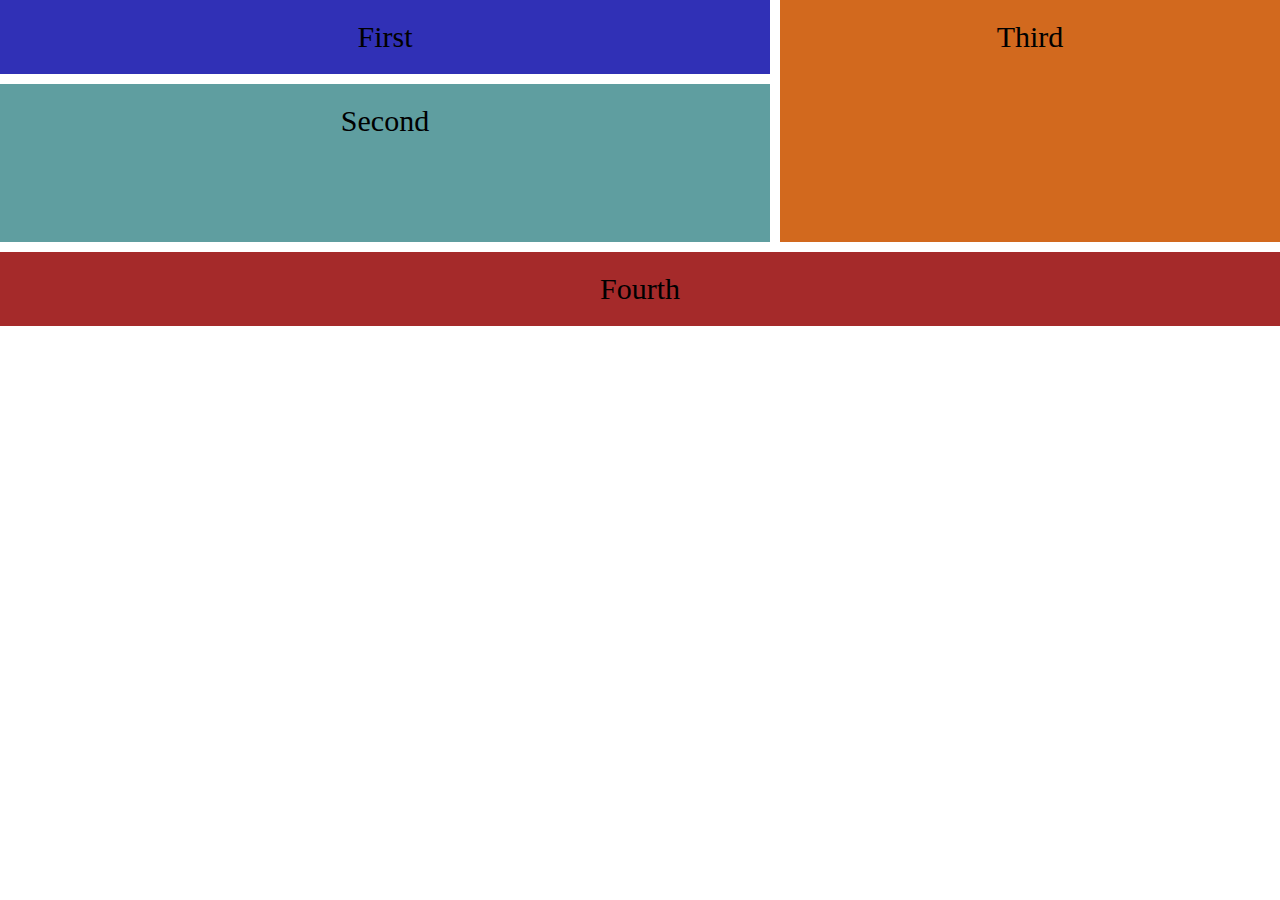
<file: design-1/index.html>
<!DOCTYPE html>
<html lang="en">

<head>
    <meta charset="UTF-8">
    <meta name="viewport" content="width=device-width, initial-scale=1.0">
    <title>GRID-1</title>
    <link rel="stylesheet" href="style.css">
</head>

<body>

  
    <div class="grid-container">
        <div class="box first">First</div>
        <div class="box second">Second</div>
        <div class="box third">Third</div>
        <div class="box fourth">Fourth</div>

    </div>

</body>

</html>
</file>
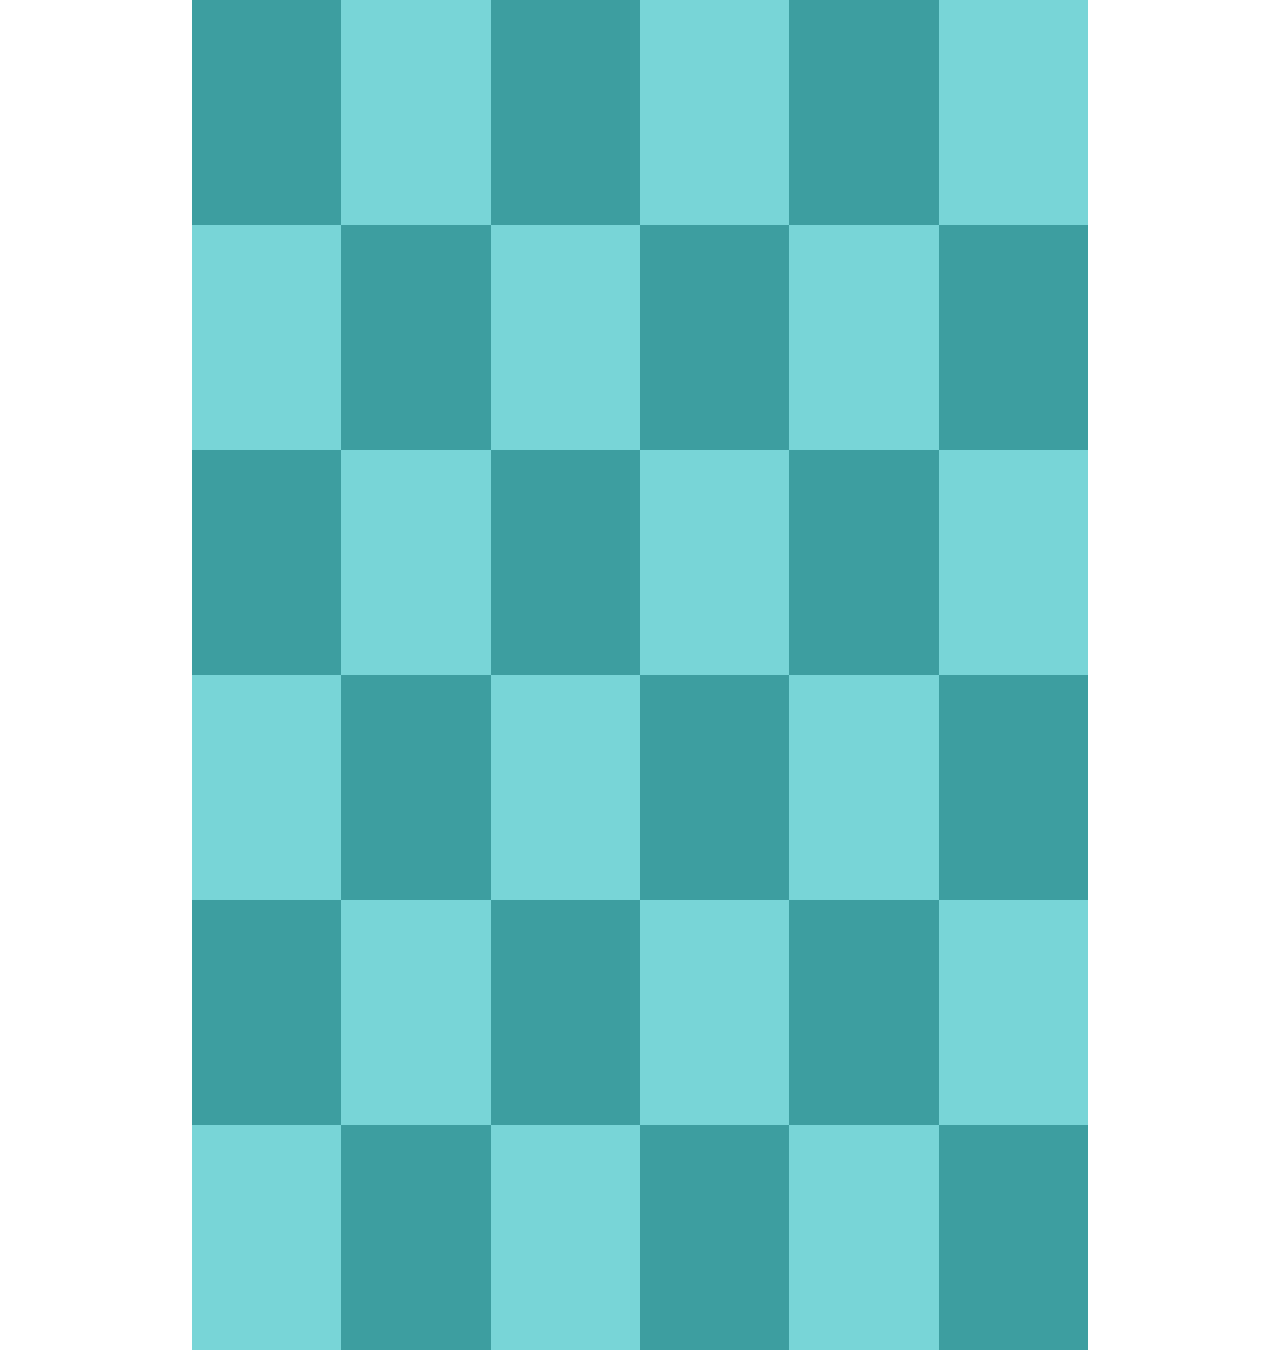
<file: design-2/index.html>
<!DOCTYPE html>
<html lang="en">

<head>
    <meta charset="UTF-8">
    <meta name="viewport" content="width=device-width, initial-scale=1.0">
    <title>Grid</title>
    <link rel="stylesheet" href="style.css">
</head>

<body>
    <div class="container">
        <div class="grid-container">
            <div class="item-1 box"></div>
            <div class="item-2 box"></div>
            <div class="item-1 box"></div>
            <div class="item-2 box"></div>
            <div class="item-1 box"></div>
            <div class="item-2 box"></div>

            <div class="item-2 box"></div>
            <div class="item-1 box"></div>
            <div class="item-2 box"></div>
            <div class="item-1 box"></div>
            <div class="item-2 box"></div>
            <div class="item-1 box"></div>

            <div class="item-1 box"></div>
            <div class="item-2 box"></div>
            <div class="item-1 box"></div>
            <div class="item-2 box"></div>
            <div class="item-1 box"></div>
            <div class="item-2 box"></div>

            <div class="item-2 box"></div>
            <div class="item-1 box"></div>
            <div class="item-2 box"></div>
            <div class="item-1 box"></div>
            <div class="item-2 box"></div>
            <div class="item-1 box"></div>
            <div class="item-1 box"></div>
            <div class="item-2 box"></div>
            <div class="item-1 box"></div>
            <div class="item-2 box"></div>
            <div class="item-1 box"></div>
            <div class="item-2 box"></div>

            <div class="item-2 box"></div>
            <div class="item-1 box"></div>
            <div class="item-2 box"></div>
            <div class="item-1 box"></div>
            <div class="item-2 box"></div>
            <div class="item-1 box"></div>

        </div>
    </div>
</body>

</html>
</file>
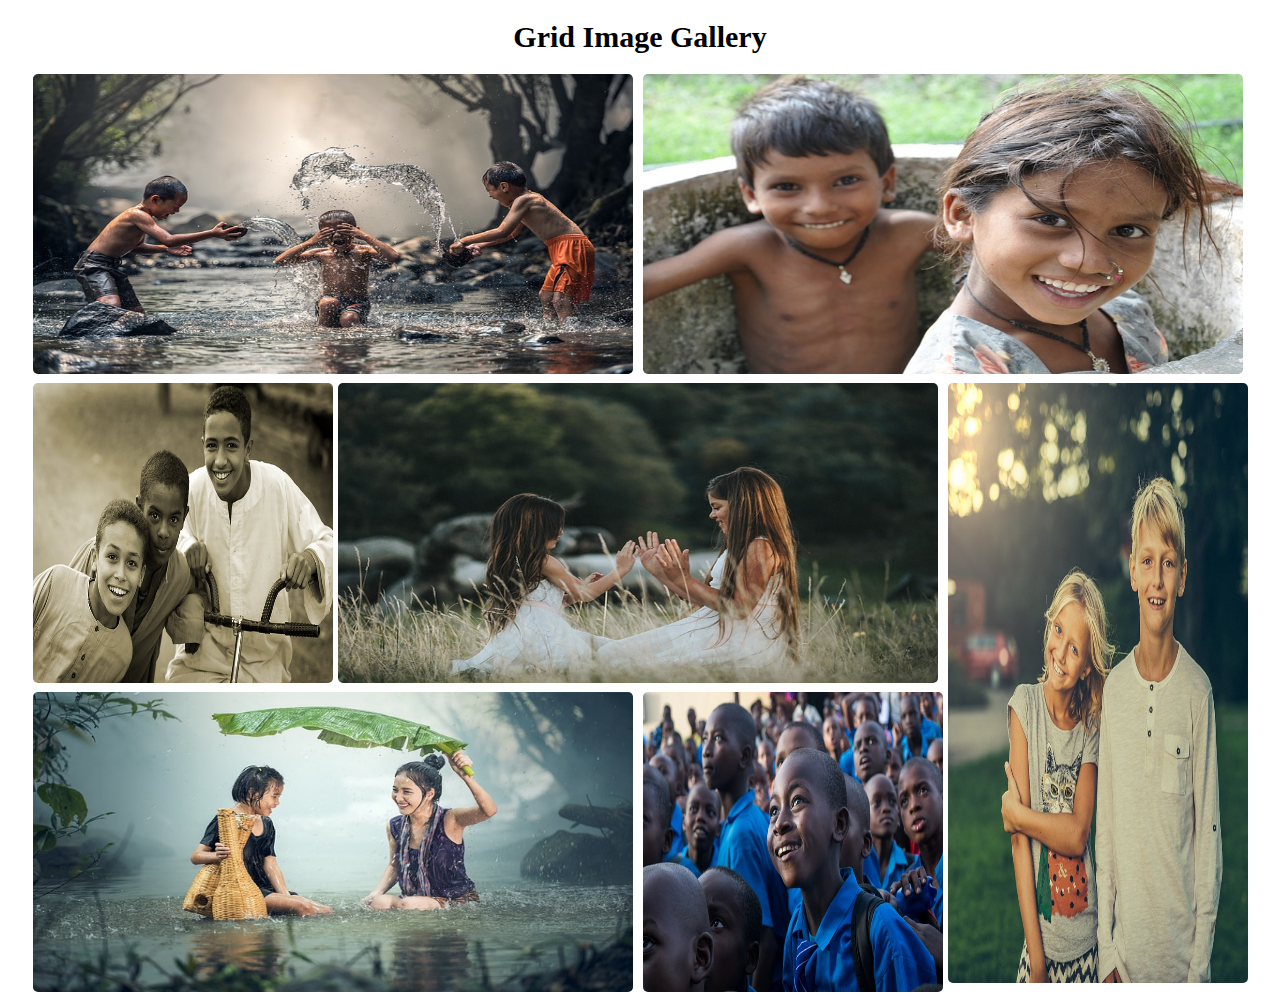
<file: img gallery/index.html>
<!DOCTYPE html>
<html lang="en">

<head>
    <meta charset="UTF-8">
    <meta name="viewport" content="width=device-width, initial-scale=1.0">
    <title>Grid Designs</title>
    <link rel="stylesheet" href="style.css">
</head>

<body>

    <h2>Grid Image Gallery</h2>
    <div class="photo-gallery">
        <div class="column">
            <div class="p1 photo">
                <img src="img/children-1822704_640.jpg" alt="">
            </div>
            <div class="p2 photo">
                <img src="img/children-82272_640.jpg" alt="">
            </div>
            <div class="p3 photo">
                <img src="img/children-887393_640.jpg" alt="">
            </div>
            <div class="p4 photo">
                <img src="img/girls-2564803_640.jpg" alt="">
            </div>
            <div class="p5 photo">
                <img src="img/siblings-3315770_640.jpg" alt="">
            </div>
            <div class="p6 photo">
                <img src="img/woman-1807533_640.jpg" alt="">
            </div>
            <div class="photo">
                <img src="img/group-3137670_640.jpg" alt="">
            </div>

        </div>
    </div>


</body>

</html>
</file>
<file: design-1/style.css>
* {
    margin: 0px;
    padding: 0px;
    box-sizing: border-box;
    font-family: Georgia, 'Times New Roman', Times, serif;
    font-size: 30px;
}

.grid-container {
    /* height: 300px;
    width: 400px; */
    display: grid;
    gap: 10px;
    grid-template-columns: auto 400px minmax(200px, 500px);
    grid-template-rows: 1fr 1fr 1fr 1fr;
    grid-auto-rows: 50px;
}

.box {
    /* border: 4px dashed rgb(107, 217, 48); */
    padding: 20px;
    text-align: center;

}

.first {
    background-color: rgb(48, 48, 182);
    grid-column: 1/3;
}

.second {
    grid-row: 2/4;
    grid-column: 1/3;
    background-color: cadetblue;

}

.third{
    grid-column: 3/4;
    grid-row: 1/4;
    background-color: chocolate;

}
.fourth{
   background-color: brown;
   grid-column: 1/4;
}
</file>
<file: design-2/style.css>
* {
    margin: 0px;
    padding: 0px;
    box-sizing: border-box;
}
.container{
    display: flex;
    justify-content: center;
    align-items: center;
}
.grid-container {
    height: 150vh;
    width: 70vw;
    display: grid;
    /* gap: 5px; */
    grid-template-rows: 1fr 1fr 1fr 1fr 1fr 1fr;
    grid-template-columns: 1fr 1fr 1fr 1fr 1fr 1fr ;
}

.item-1 {
    background-color: rgb(61, 158, 160);
    /* border: 5px solid rgb(41, 91, 93); */
}

.item-2 {
    background-color: rgb(120, 213, 215);
    /* border: 5px solid rgb(26, 59, 60); */
}
</file>
<file: img gallery/style.css>
* {
    margin: 0px;
    padding: 0px;
    box-sizing: border-box;
    font-family: Cambria, Cochin, Georgia, Times, 'Times New Roman', serif;
}

.photo-gallery {
    display: flex;
    justify-content: center;
    align-items: center;
}

.column {
    display: grid;
    grid-template-columns:  repeat(4, minmax(150px, 1fr));
    grid-template-rows: repeat(3, 1fr);
    gap: 5px;
}


img {
    height: 300px;
    width: 300px;
    border-radius: 5px;
}

h2 {
    font-size: 30px;
    margin: 20px;
    text-align: center;
}

.p1 {
    grid-column: span 2;
}

.p1>img {
    height: 300px;
    width: 600px;
}

.p2 {
    grid-column: span 2;
}

.p2>img {
    height: 300px;
    width: 600px;
}

.p4 {
    grid-column: span 2;
}

.p4>img {
    height: 300px;
    width: 600px;
}

.p5 {
    grid-row: span 2;
}

.p5>img {
    height: 600px;
    /* width: 600px; */
}

.p6 {
    grid-column: span 2;
}

.p6>img {
    width: 600px;
}
</file>
